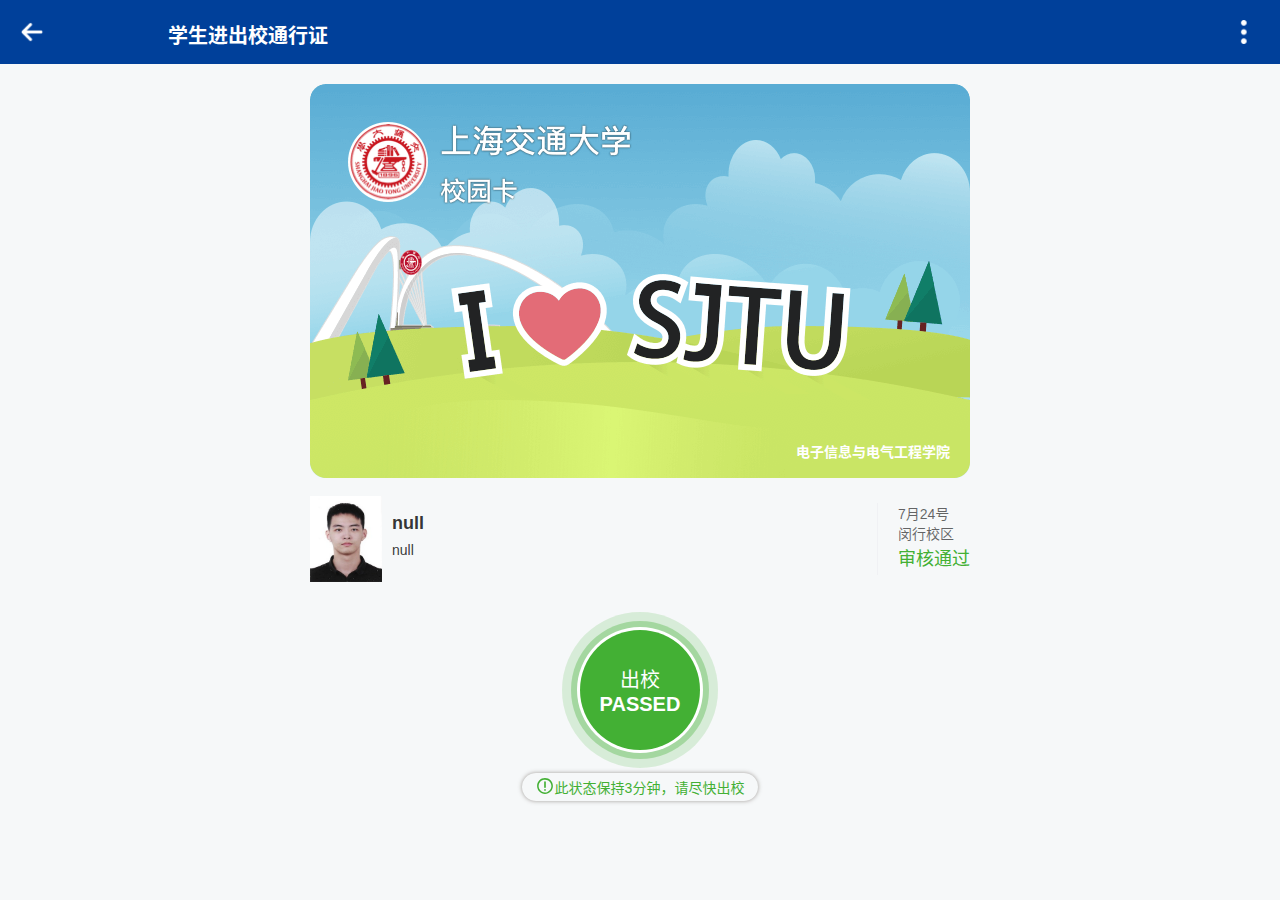
<file: sjtu-enter/index.html>
<!DOCTYPE html>
<html lang="en">
  
  <head>
    <meta charset="utf-8">
    <meta http-equiv="X-UA-Compatible" content="IE=edge">
    <meta name="theme-color" content="#00409a">
    <meta name="viewport" content="width=device-width,initial-scale=1,maximum-scale=1,user-scalable=0">
    <link rel="icon" href="img/Icon58.png">
    <title>学生进出校管理系统</title>
    <link href="css/app.87d98219.css" rel="stylesheet">
  </head>
  
  <body>
    <div id="app">
      <div style="height: 3.2rem; width: 100%; background-color: #00409a; padding: 1rem;">
          <img src="img/leftarrow.png" style="height: 1.2rem;float: left;" onclick="setInfo()">
          <div style="float:left;color: white;font-size: 1rem;font-weight: 600;margin-left: 10%">学生进出校通行证</div>
          <img src="img/dot.png" style="height: 1.2rem;float: right;" onclick="setInfo()">
      </div>
      <div class="wrapper">
        
        <div style="position: relative;">
          <img src="img/xyk.56d8a335.png" style="width: 100%; height: 100%;">
          <div class="dept" id="dept">电子信息与电气工程学院</div></div>
        <div class="content">
          <div class="user">
            <img src='[data-uri]'/>
            <div class="user-info">
              <div id="user-name"></div>
              <div class="user-no" id="user-no"></div></div>
          </div>
          <div class="audit">
            <!---->
            <div id="date"></div>
            <div id="campus"></div>
            <!---->
            <div class="audit-status success">审核通过</div></div>
        </div>
        <div style="display: flex; flex-direction: column; align-items: center; padding-top: 1.5rem;">
          <div class="circle-btn" onclick="changeBtnStatus()">
            <div class="crust success-bk-air">
              <div class="mantle success-bk-gradient">
                <div class="spacing">
                  <div class="core success-bk">
                    <div style="font-weight: 300;" id="circle-status">出校</div>
                    <div>PASSED</div></div>
                </div>
              </div>
            </div>
          </div>
          <div style="margin-top: 5px; padding: .2rem .7rem;border-radius: 1rem;box-shadow: 0px 0 3px #bebcba, 0px 0 5px #bebcba;">
            <svg t="1595819494041" class="icon" viewBox="0 0 1024 1024" version="1.1" xmlns="http://www.w3.org/2000/svg" p-id="2132" width=".9rem" height=".9rem" style="float: left;margin-right: 1px;"><path d="M512 62C263.47 62 62 263.47 62 512s201.47 450 450 450 450-201.47 450-450S760.53 62 512 62z m0 814a362.62 362.62 0 1 1 141.66-28.57A361.59 361.59 0 0 1 512 876z" p-id="2133" fill="#43b034"></path><path d="M512 235.5a47 47 0 0 0-47 47v296a47 47 0 0 0 94 0v-296a47 47 0 0 0-47-47zM512 688.5a50 50 0 1 0 50 50 50 50 0 0 0-50-50z" p-id="2134" fill="#43b034"></path></svg>
            <span id="msg" class="success">此状态保持3分钟，请尽快出校</span>
          </div>
          <div class="time" id="time"></div></div>
      </div>
    </div>
    <script type="text/javascript">
        function padLeft(number) {
            var str = number.toString();
            if (str.length == 1) {
                return ("0" + str);
            } else {
                return str;
            }
        }
        
        // 设置进出校时间
        var date = new Date();
        var today = document.getElementById("date");
        today.innerHTML = date.getMonth() + 1 + "月" + date.getDate() + "号";
        // 设置校区
        var campus = document.getElementById("campus");
        campus.innerHTML = "闵行校区";

        setInterval(function() {
            date = new Date();
            var hour = padLeft(date.getHours());
            var minute = padLeft(date.getMinutes());
            var seconds = padLeft(date.getSeconds());
            var time = document.getElementById('time');
            time.innerHTML = hour + ":" + minute + ":" + seconds;
        },
        1000);

        function changeBtnStatus() {
            var status = document.getElementById('circle-status');
            var msg = document.getElementById('msg');
            if (status.innerHTML == "进校") {
                status.innerHTML = "出校";
                msg.innerHTML = "此状态保持3分钟，请尽快出校";
            } else {
                status.innerHTML = "进校";
                msg.innerHTML = "此状态保持20分钟，请尽快进校";
            }
        }

        function setInfo() {
            localStorage.setItem("username", prompt("请输入你的名字（不想填就**取消**）"));
            localStorage.setItem("userno", prompt("请输入你的学号（不想填就**取消**）"));
            window.location.reload();
        }

        if (!localStorage.getItem("username") || !localStorage.getItem("userno") || localStorage.getItem("username") == "" || localStorage.getItem("userno") == "") {
            alert("[FBI Warning] 需要提供姓名和学号来生成你的出入通行证，此信息**不会上传**服务器，仅限本地存储。点击状态栏的箭头或者竖点可以修改个人信息，点击下方的圆形按钮可切换进/出校状态");
            setInfo();
        } else if(localStorage.getItem("username") == "null" || localStorage.getItem("userno") == "null") {
            alert("[FBI Warning] 当前个人信息为null，点击状态栏的箭头或者竖点可以修改个人信息");
        }
        // 设置用户名
        var username = document.getElementById("user-name");
        username.innerHTML = localStorage.getItem("username");
        // 设置学号
        var userno = document.getElementById("user-no");
        userno.innerHTML = localStorage.getItem("userno");
    </script>
  </body>

</html>
</file>
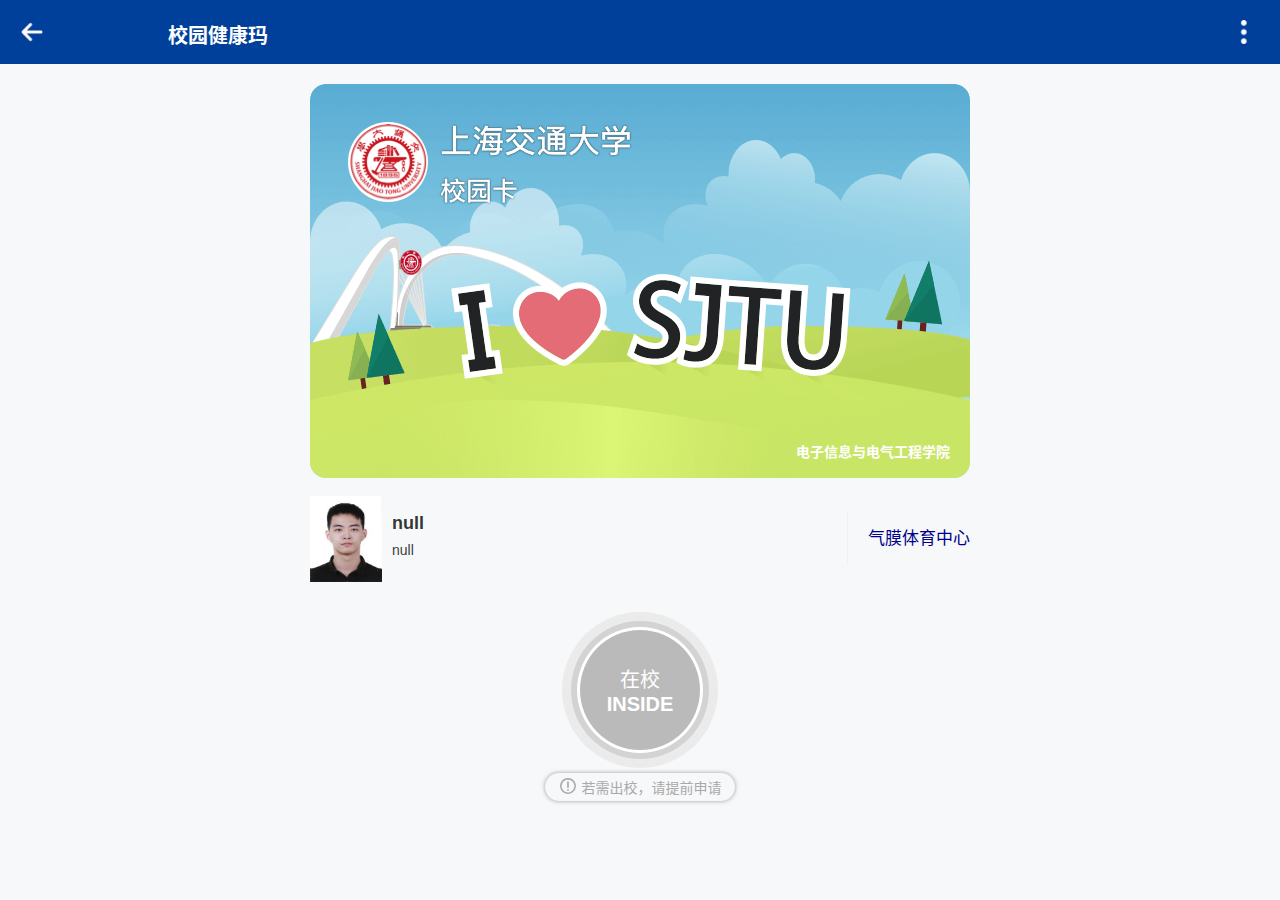
<file: sjtu-qimo/index.html>
<!DOCTYPE html>
<html lang="en">
  
  <head>
    <meta charset="utf-8">
    <meta http-equiv="X-UA-Compatible" content="IE=edge">
    <meta name="theme-color" content="#00409a">
    <meta name="viewport" content="width=device-width,initial-scale=1,maximum-scale=1,user-scalable=0">
    <link rel="icon" href="img/Icon58.png">
    <title>校园健康玛</title>
    <link href="css/app.87d98219.css" rel="stylesheet">
  </head>
  
  <body>
    <div id="app">
      <div style="height: 3.2rem; width: 100%; background-color: #00409a; padding: 1rem;">
          <img src="img/leftarrow.png" style="height: 1.2rem;float: left;" onclick="setInfo()">
          <div style="float:left;color: white;font-size: 1rem;font-weight: 600;margin-left: 10%">校园健康玛</div>
          <img src="img/dot.png" style="height: 1.2rem;float: right;" onclick="setInfo()">
      </div>
      <div class="wrapper">
        
        <div style="position: relative;">
          <img src="img/xyk.56d8a335.png" style="width: 100%; height: 100%;">
          <div class="dept" id="dept">电子信息与电气工程学院</div></div>
        <div class="content">
          <div class="user">
            <img src='[data-uri]'/>
            <div class="user-info">
              <div id="user-name"></div>
              <div class="user-no" id="user-no"></div></div>
          </div>
          <div class="audit">
            <!---->
            <div id="date" style="color:#00008B;font-size:17px;"></div>
            <div id="campus"></div>
            <!---->
            <div class="audit-status success" style="color:#00008B;font-size:17px;">气膜体育中心</div></div>
        </div>
        <div style="display: flex; flex-direction: column; align-items: center; padding-top: 1.5rem;">
          <div class="circle-btn" onclick="changeBtnStatus()">
            <div class="crust success-bk-air">
              <div class="mantle success-bk-gradient">
                <div class="spacing">
                  <div class="core success-bk">
                    <div style="font-weight: 300;" id="circle-status">在校</div>
                    <div>INSIDE</div></div>
                </div>
              </div>
            </div>
          </div>
          <div style="margin-top: 5px; padding: .2rem .7rem;border-radius: 1rem;box-shadow: 0px 0 3px #bebcba, 0px 0 5px #bebcba;">
            <svg t="1595819494041" class="icon" viewBox="0 0 1024 1024" version="1.1" xmlns="http://www.w3.org/2000/svg" p-id="2132" width=".9rem" height=".9rem" style="float: left;margin-right: 1px;"><path d="M512 62C263.47 62 62 263.47 62 512s201.47 450 450 450 450-201.47 450-450S760.53 62 512 62z m0 814a362.62 362.62 0 1 1 141.66-28.57A361.59 361.59 0 0 1 512 876z" p-id="2133" fill="#A9A9A9"></path><path d="M512 235.5a47 47 0 0 0-47 47v296a47 47 0 0 0 94 0v-296a47 47 0 0 0-47-47zM512 688.5a50 50 0 1 0 50 50 50 50 0 0 0-50-50z" p-id="2134" fill="#A9A9A9"></path></svg>
            <span id="msg" class="success" style="color:#A9A9A9">&nbsp;若需出校，请提前申请</span>
          </div>
          <div class="time" id="time"></div></div>
      </div>
    </div>
    <script type="text/javascript">
        function padLeft(number) {
            var str = number.toString();
            if (str.length == 1) {
                return ("0" + str);
            } else {
                return str;
            }
        }
        
        // 设置进出校时间
        // var date = new Date();
        // var today = document.getElementById("date");
        // today.innerHTML = date.getMonth() + 1 + "月" + date.getDate() + "号";
        // 设置校区
        // var campus = document.getElementById("campus");
        // campus.innerHTML = "闵行校区";
        setInterval(function() {
            date = new Date();
            var hour = padLeft(date.getHours());
            var minute = padLeft(date.getMinutes());
            var seconds = padLeft(date.getSeconds());
            var time = document.getElementById('date');
            time.innerHTML = hour + ":" + minute + ":" + seconds;
        },
        1000);


        setInterval(function() {
            date = new Date();
            var hour = padLeft(date.getHours());
            var minute = padLeft(date.getMinutes());
            var seconds = padLeft(date.getSeconds());
            var time = document.getElementById('time');
            time.innerHTML = hour + ":" + minute + ":" + seconds;
        },
        1000);

        function changeBtnStatus() {
            var status = document.getElementById('circle-status');
            var msg = document.getElementById('msg');
            if (status.innerHTML == "在校") {
                status.innerHTML = "在校";
                msg.innerHTML = "<font color=#A9A9A9>&nbsp;若需出校，请提前申请</font>";
            } else {
                status.innerHTML = "在校";
                msg.innerHTML = "<font color=#A9A9A9>&nbsp;若需出校，请提前申请</font>";
            }
        }

        function setInfo() {
            localStorage.setItem("username", prompt("请输入你的名字（不想填就**取消**）"));
            localStorage.setItem("userno", prompt("请输入你的学号（不想填就**取消**）"));
            window.location.reload();
        }

        if (!localStorage.getItem("username") || !localStorage.getItem("userno") || localStorage.getItem("username") == "" || localStorage.getItem("userno") == "") {
            alert("[FBI Warning] 需要提供姓名和学号来生成你的出入通行证，此信息**不会上传**服务器，仅限本地存储。点击状态栏的箭头或者竖点可以修改个人信息，点击下方的圆形按钮可切换进/出校状态");
            setInfo();
        } else if(localStorage.getItem("username") == "null" || localStorage.getItem("userno") == "null") {
            alert("[FBI Warning] 当前个人信息为null，点击状态栏的箭头或者竖点可以修改个人信息");
        }
        // 设置用户名
        var username = document.getElementById("user-name");
        username.innerHTML = localStorage.getItem("username");
        // 设置学号
        var userno = document.getElementById("user-no");
        userno.innerHTML = localStorage.getItem("userno");
    </script>
  </body>

</html>
</file>
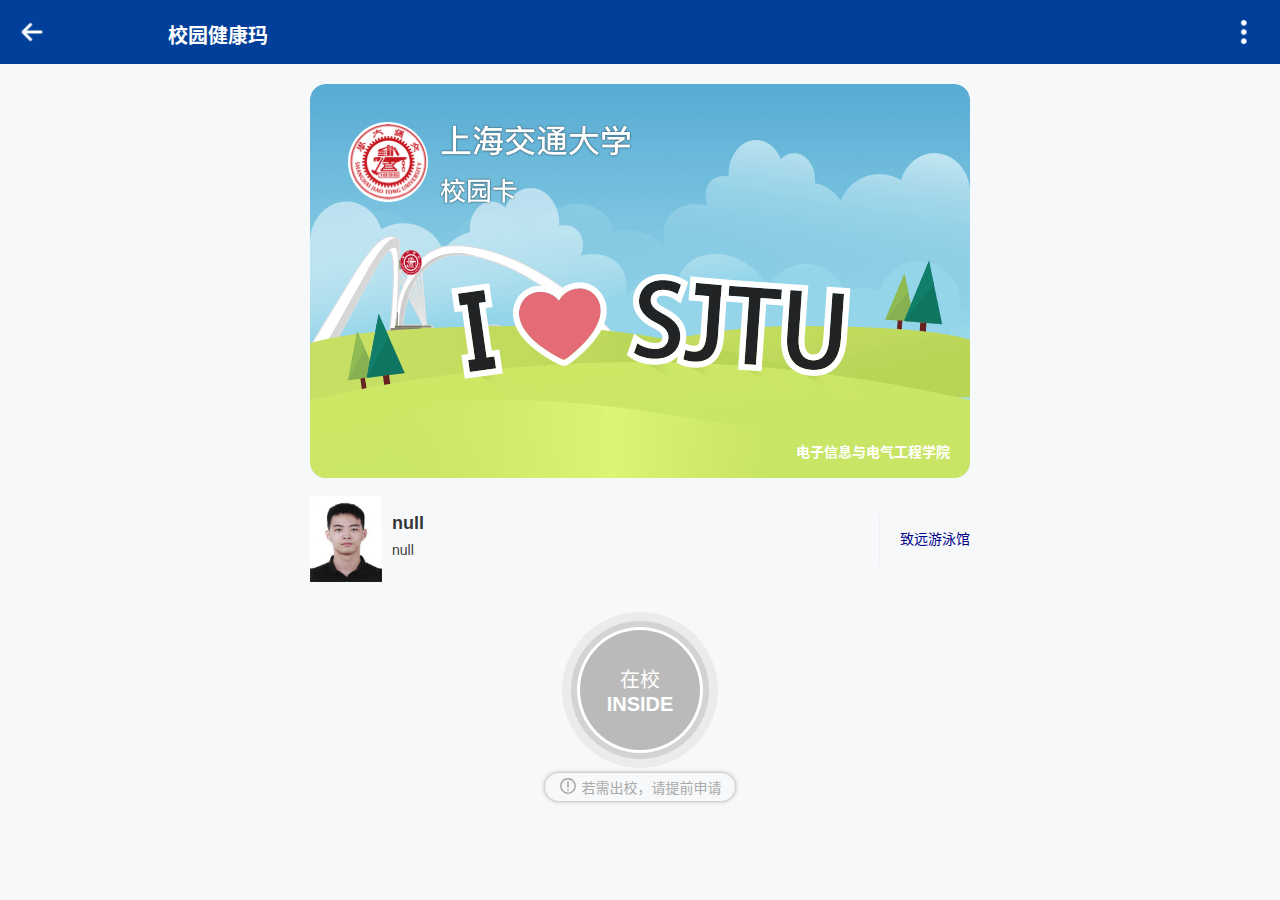
<file: sjtu-sport/index.html>
<!DOCTYPE html>
<html lang="en">
  
  <head>
    <meta charset="utf-8">
    <meta http-equiv="X-UA-Compatible" content="IE=edge">
    <meta name="theme-color" content="#00409a">
    <meta name="viewport" content="width=device-width,initial-scale=1,maximum-scale=1,user-scalable=0">
    <link rel="icon" href="img/Icon58.png">
    <title>校园健康玛</title>
    <link href="css/app.87d98219.css" rel="stylesheet">
  </head>
  
  <body>
    <div id="app">
      <div style="height: 3.2rem; width: 100%; background-color: #00409a; padding: 1rem;">
          <img src="img/leftarrow.png" style="height: 1.2rem;float: left;" onclick="setInfo()">
          <div style="float:left;color: white;font-size: 1rem;font-weight: 600;margin-left: 10%">校园健康玛</div>
          <img src="img/dot.png" style="height: 1.2rem;float: right;" onclick="setInfo()">
      </div>
      <div class="wrapper">
        
        <div style="position: relative;">
          <img src="img/xyk.56d8a335.png" style="width: 100%; height: 100%;">
          <div class="dept" id="dept">电子信息与电气工程学院</div></div>
        <div class="content">
          <div class="user">
            <img src='[data-uri]'/>
            <div class="user-info">
              <div id="user-name"></div>
              <div class="user-no" id="user-no"></div></div>
          </div>
          <div class="audit">
            <!---->
            <div id="date" style="color:#00008B"></div>
            <div id="campus"></div>
            <!---->
            <div class="audit-status success" style="color:#00008B;font-size:14px;">致远游泳馆</div></div>
        </div>
        <div style="display: flex; flex-direction: column; align-items: center; padding-top: 1.5rem;">
          <div class="circle-btn" onclick="changeBtnStatus()">
            <div class="crust success-bk-air">
              <div class="mantle success-bk-gradient">
                <div class="spacing">
                  <div class="core success-bk">
                    <div style="font-weight: 300;" id="circle-status">在校</div>
                    <div>INSIDE</div></div>
                </div>
              </div>
            </div>
          </div>
          <div style="margin-top: 5px; padding: .2rem .7rem;border-radius: 1rem;box-shadow: 0px 0 3px #bebcba, 0px 0 5px #bebcba;">
            <svg t="1595819494041" class="icon" viewBox="0 0 1024 1024" version="1.1" xmlns="http://www.w3.org/2000/svg" p-id="2132" width=".9rem" height=".9rem" style="float: left;margin-right: 1px;"><path d="M512 62C263.47 62 62 263.47 62 512s201.47 450 450 450 450-201.47 450-450S760.53 62 512 62z m0 814a362.62 362.62 0 1 1 141.66-28.57A361.59 361.59 0 0 1 512 876z" p-id="2133" fill="#A9A9A9"></path><path d="M512 235.5a47 47 0 0 0-47 47v296a47 47 0 0 0 94 0v-296a47 47 0 0 0-47-47zM512 688.5a50 50 0 1 0 50 50 50 50 0 0 0-50-50z" p-id="2134" fill="#A9A9A9"></path></svg>
            <span id="msg" class="success" style="color:#A9A9A9">&nbsp;若需出校，请提前申请</span>
          </div>
          <div class="time" id="time"></div></div>
      </div>
    </div>
    <script type="text/javascript">
        function padLeft(number) {
            var str = number.toString();
            if (str.length == 1) {
                return ("0" + str);
            } else {
                return str;
            }
        }
        
        // 设置进出校时间
        // var date = new Date();
        // var today = document.getElementById("date");
        // today.innerHTML = date.getMonth() + 1 + "月" + date.getDate() + "号";
        // 设置校区
        // var campus = document.getElementById("campus");
        // campus.innerHTML = "闵行校区";
        setInterval(function() {
            date = new Date();
            var hour = padLeft(date.getHours());
            var minute = padLeft(date.getMinutes());
            var seconds = padLeft(date.getSeconds());
            var time = document.getElementById('date');
            time.innerHTML = hour + ":" + minute + ":" + seconds;
        },
        1000);


        setInterval(function() {
            date = new Date();
            var hour = padLeft(date.getHours());
            var minute = padLeft(date.getMinutes());
            var seconds = padLeft(date.getSeconds());
            var time = document.getElementById('time');
            time.innerHTML = hour + ":" + minute + ":" + seconds;
        },
        1000);

        function changeBtnStatus() {
            var status = document.getElementById('circle-status');
            var msg = document.getElementById('msg');
            if (status.innerHTML == "在校") {
                status.innerHTML = "在校";
                msg.innerHTML = "<font color=#A9A9A9>&nbsp;若需出校，请提前申请</font>";
            } else {
                status.innerHTML = "在校";
                msg.innerHTML = "<font color=#A9A9A9>&nbsp;若需出校，请提前申请</font>";
            }
        }

        function setInfo() {
            localStorage.setItem("username", prompt("请输入你的名字（不想填就**取消**）"));
            localStorage.setItem("userno", prompt("请输入你的学号（不想填就**取消**）"));
            window.location.reload();
        }

        if (!localStorage.getItem("username") || !localStorage.getItem("userno") || localStorage.getItem("username") == "" || localStorage.getItem("userno") == "") {
            alert("[FBI Warning] 需要提供姓名和学号来生成你的出入通行证，此信息**不会上传**服务器，仅限本地存储。点击状态栏的箭头或者竖点可以修改个人信息，点击下方的圆形按钮可切换进/出校状态");
            setInfo();
        } else if(localStorage.getItem("username") == "null" || localStorage.getItem("userno") == "null") {
            alert("[FBI Warning] 当前个人信息为null，点击状态栏的箭头或者竖点可以修改个人信息");
        }
        // 设置用户名
        var username = document.getElementById("user-name");
        username.innerHTML = localStorage.getItem("username");
        // 设置学号
        var userno = document.getElementById("user-no");
        userno.innerHTML = localStorage.getItem("userno");
    </script>
  </body>

</html>
</file>
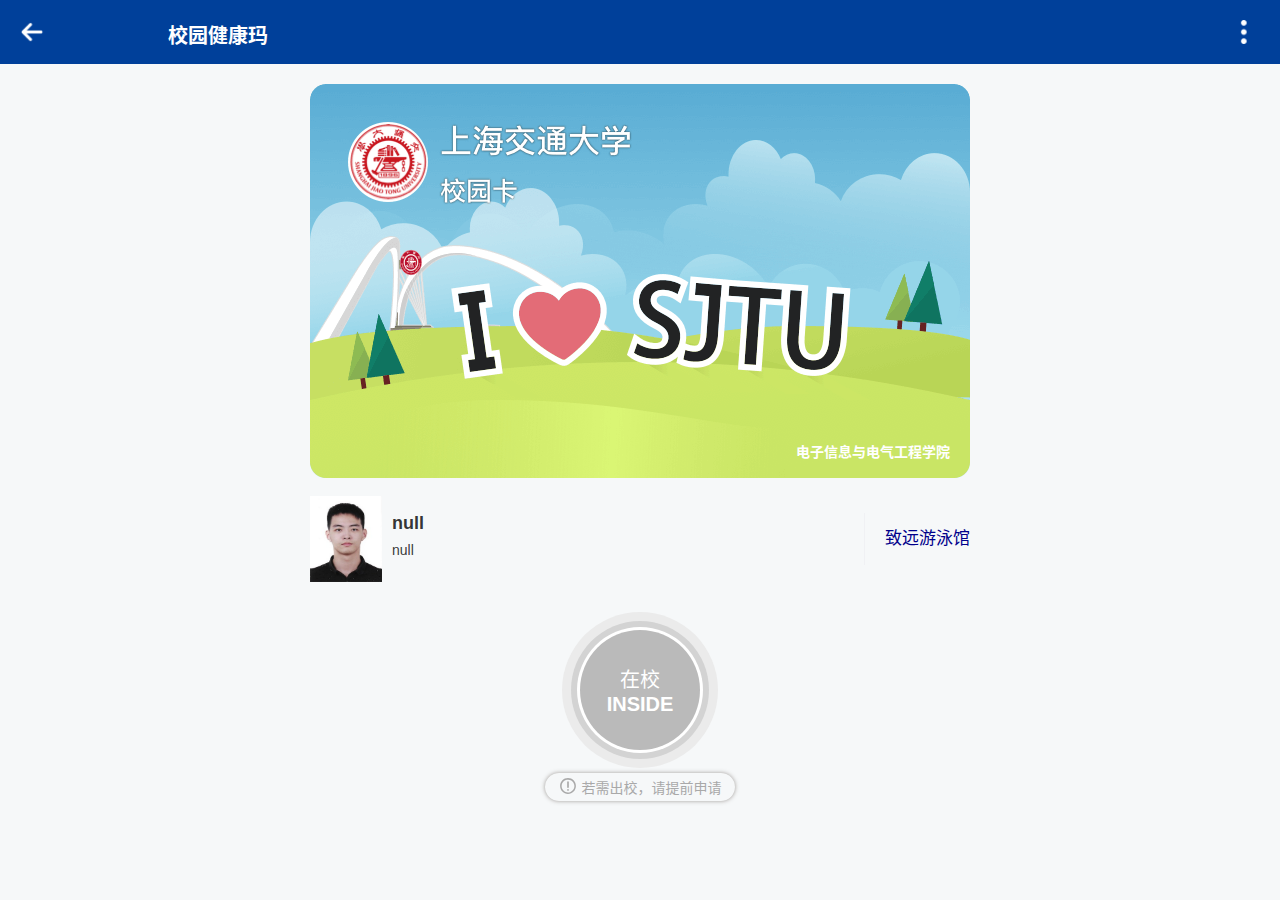
<file: sjtu-swim/index.html>
<!DOCTYPE html>
<html lang="en">
  
  <head>
    <meta charset="utf-8">
    <meta http-equiv="X-UA-Compatible" content="IE=edge">
    <meta name="theme-color" content="#00409a">
    <meta name="viewport" content="width=device-width,initial-scale=1,maximum-scale=1,user-scalable=0">
    <link rel="icon" href="img/Icon58.png">
    <title>校园健康玛</title>
    <link href="css/app.87d98219.css" rel="stylesheet">
  </head>
  
  <body>
    <div id="app">
      <div style="height: 3.2rem; width: 100%; background-color: #00409a; padding: 1rem;">
          <img src="img/leftarrow.png" style="height: 1.2rem;float: left;" onclick="setInfo()">
          <div style="float:left;color: white;font-size: 1rem;font-weight: 600;margin-left: 10%">校园健康玛</div>
          <img src="img/dot.png" style="height: 1.2rem;float: right;" onclick="setInfo()">
      </div>
      <div class="wrapper">
        
        <div style="position: relative;">
          <img src="img/xyk.56d8a335.png" style="width: 100%; height: 100%;">
          <div class="dept" id="dept">电子信息与电气工程学院</div></div>
        <div class="content">
          <div class="user">
            <img src='[data-uri]'/>
            <div class="user-info">
              <div id="user-name"></div>
              <div class="user-no" id="user-no"></div></div>
          </div>
          <div class="audit">
            <!---->
            <div id="date" style="color:#00008B;font-size:17px;"></div>
            <div id="campus"></div>
            <!---->
            <div class="audit-status success" style="color:#00008B;font-size:17px;">致远游泳馆</div></div>
        </div>
        <div style="display: flex; flex-direction: column; align-items: center; padding-top: 1.5rem;">
          <div class="circle-btn" onclick="changeBtnStatus()">
            <div class="crust success-bk-air">
              <div class="mantle success-bk-gradient">
                <div class="spacing">
                  <div class="core success-bk">
                    <div style="font-weight: 300;" id="circle-status">在校</div>
                    <div>INSIDE</div></div>
                </div>
              </div>
            </div>
          </div>
          <div style="margin-top: 5px; padding: .2rem .7rem;border-radius: 1rem;box-shadow: 0px 0 3px #bebcba, 0px 0 5px #bebcba;">
            <svg t="1595819494041" class="icon" viewBox="0 0 1024 1024" version="1.1" xmlns="http://www.w3.org/2000/svg" p-id="2132" width=".9rem" height=".9rem" style="float: left;margin-right: 1px;"><path d="M512 62C263.47 62 62 263.47 62 512s201.47 450 450 450 450-201.47 450-450S760.53 62 512 62z m0 814a362.62 362.62 0 1 1 141.66-28.57A361.59 361.59 0 0 1 512 876z" p-id="2133" fill="#A9A9A9"></path><path d="M512 235.5a47 47 0 0 0-47 47v296a47 47 0 0 0 94 0v-296a47 47 0 0 0-47-47zM512 688.5a50 50 0 1 0 50 50 50 50 0 0 0-50-50z" p-id="2134" fill="#A9A9A9"></path></svg>
            <span id="msg" class="success" style="color:#A9A9A9">&nbsp;若需出校，请提前申请</span>
          </div>
          <div class="time" id="time"></div></div>
      </div>
    </div>
    <script type="text/javascript">
        function padLeft(number) {
            var str = number.toString();
            if (str.length == 1) {
                return ("0" + str);
            } else {
                return str;
            }
        }
        
        // 设置进出校时间
        // var date = new Date();
        // var today = document.getElementById("date");
        // today.innerHTML = date.getMonth() + 1 + "月" + date.getDate() + "号";
        // 设置校区
        // var campus = document.getElementById("campus");
        // campus.innerHTML = "闵行校区";
        setInterval(function() {
            date = new Date();
            var hour = padLeft(date.getHours());
            var minute = padLeft(date.getMinutes());
            var seconds = padLeft(date.getSeconds());
            var time = document.getElementById('date');
            time.innerHTML = hour + ":" + minute + ":" + seconds;
        },
        1000);


        setInterval(function() {
            date = new Date();
            var hour = padLeft(date.getHours());
            var minute = padLeft(date.getMinutes());
            var seconds = padLeft(date.getSeconds());
            var time = document.getElementById('time');
            time.innerHTML = hour + ":" + minute + ":" + seconds;
        },
        1000);

        function changeBtnStatus() {
            var status = document.getElementById('circle-status');
            var msg = document.getElementById('msg');
            if (status.innerHTML == "在校") {
                status.innerHTML = "在校";
                msg.innerHTML = "<font color=#A9A9A9>&nbsp;若需出校，请提前申请</font>";
            } else {
                status.innerHTML = "在校";
                msg.innerHTML = "<font color=#A9A9A9>&nbsp;若需出校，请提前申请</font>";
            }
        }

        function setInfo() {
            localStorage.setItem("username", prompt("请输入你的名字（不想填就**取消**）"));
            localStorage.setItem("userno", prompt("请输入你的学号（不想填就**取消**）"));
            window.location.reload();
        }

        if (!localStorage.getItem("username") || !localStorage.getItem("userno") || localStorage.getItem("username") == "" || localStorage.getItem("userno") == "") {
            alert("[FBI Warning] 需要提供姓名和学号来生成你的出入通行证，此信息**不会上传**服务器，仅限本地存储。点击状态栏的箭头或者竖点可以修改个人信息，点击下方的圆形按钮可切换进/出校状态");
            setInfo();
        } else if(localStorage.getItem("username") == "null" || localStorage.getItem("userno") == "null") {
            alert("[FBI Warning] 当前个人信息为null，点击状态栏的箭头或者竖点可以修改个人信息");
        }
        // 设置用户名
        var username = document.getElementById("user-name");
        username.innerHTML = localStorage.getItem("username");
        // 设置学号
        var userno = document.getElementById("user-no");
        userno.innerHTML = localStorage.getItem("userno");
    </script>
  </body>

</html>
</file>
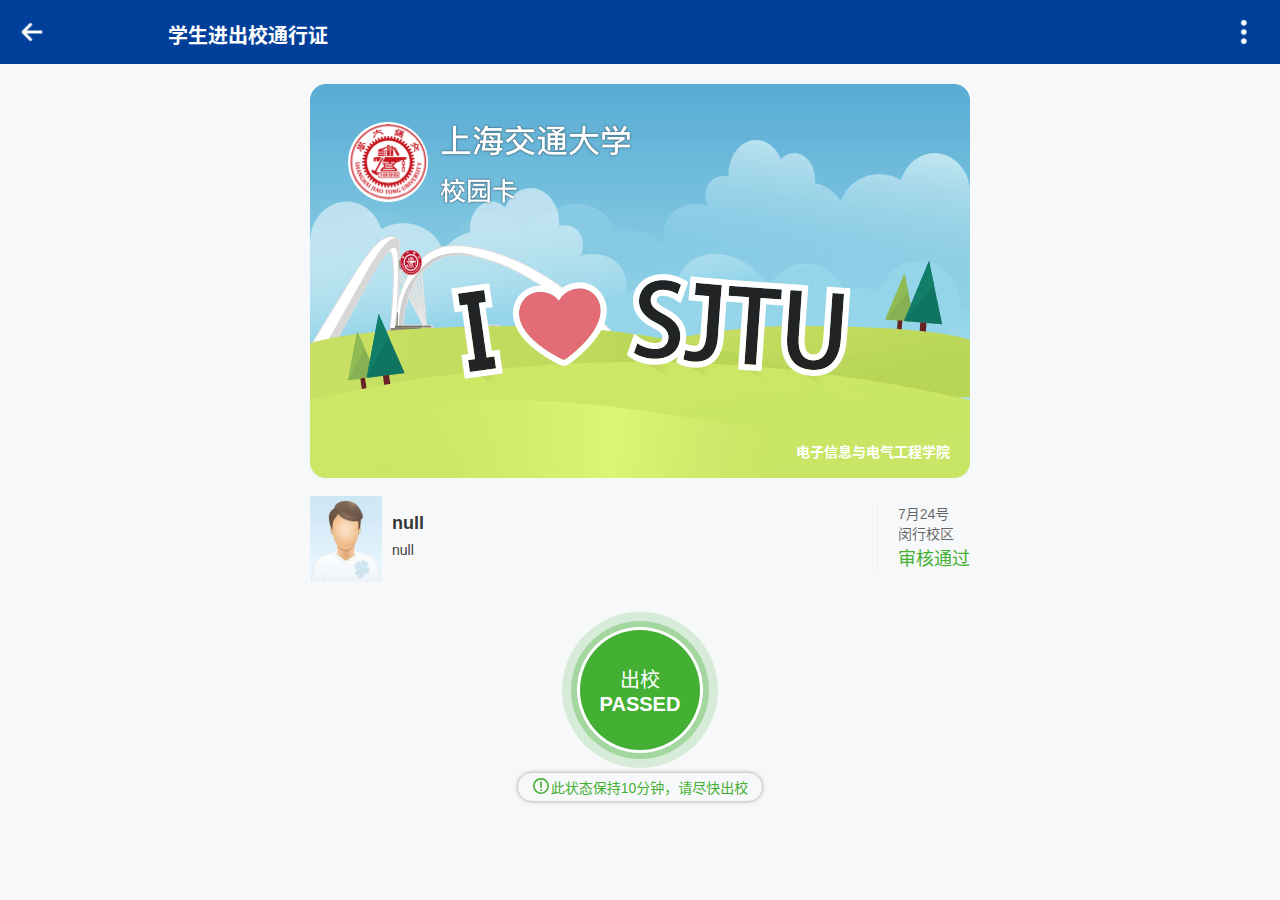
<file: sjtu-enter/index的副本.html>
<!DOCTYPE html>
<html lang="en">
  
  <head>
    <meta charset="utf-8">
    <meta http-equiv="X-UA-Compatible" content="IE=edge">
    <meta name="theme-color" content="#00409a">
    <meta name="viewport" content="width=device-width,initial-scale=1,maximum-scale=1,user-scalable=0">
    <link rel="icon" href="img/Icon58.png">
    <title>学生进出校管理系统</title>
    <link href="css/app.87d98219.css" rel="stylesheet">
  </head>
  
  <body>
    <div id="app">
      <div style="height: 3.2rem; width: 100%; background-color: #00409a; padding: 1rem;">
          <img src="img/leftarrow.png" style="height: 1.2rem;float: left;" onclick="setInfo()">
          <div style="float:left;color: white;font-size: 1rem;font-weight: 600;margin-left: 10%">学生进出校通行证</div>
          <img src="img/dot.png" style="height: 1.2rem;float: right;" onclick="setInfo()">
      </div>
      <div class="wrapper">
        
        <div style="position: relative;">
          <img src="img/xyk.56d8a335.png" style="width: 100%; height: 100%;">
          <div class="dept" id="dept">电子信息与电气工程学院</div></div>
        <div class="content">
          <div class="user">
            <img src="[data-uri]">
            <div class="user-info">
              <div id="user-name"></div>
              <div class="user-no" id="user-no"></div></div>
          </div>
          <div class="audit">
            <!---->
            <div id="date"></div>
            <div id="campus"></div>
            <!---->
            <div class="audit-status success">审核通过</div></div>
        </div>
        <div style="display: flex; flex-direction: column; align-items: center; padding-top: 1.5rem;">
          <div class="circle-btn" onclick="changeBtnStatus()">
            <div class="crust success-bk-air">
              <div class="mantle success-bk-gradient">
                <div class="spacing">
                  <div class="core success-bk">
                    <div style="font-weight: 300;" id="circle-status">出校</div>
                    <div>PASSED</div></div>
                </div>
              </div>
            </div>
          </div>
          <div style="margin-top: 5px; padding: .2rem .7rem;border-radius: 1rem;box-shadow: 0px 0 3px #bebcba, 0px 0 5px #bebcba;">
            <svg t="1595819494041" class="icon" viewBox="0 0 1024 1024" version="1.1" xmlns="http://www.w3.org/2000/svg" p-id="2132" width=".9rem" height=".9rem" style="float: left;margin-right: 1px;"><path d="M512 62C263.47 62 62 263.47 62 512s201.47 450 450 450 450-201.47 450-450S760.53 62 512 62z m0 814a362.62 362.62 0 1 1 141.66-28.57A361.59 361.59 0 0 1 512 876z" p-id="2133" fill="#43b034"></path><path d="M512 235.5a47 47 0 0 0-47 47v296a47 47 0 0 0 94 0v-296a47 47 0 0 0-47-47zM512 688.5a50 50 0 1 0 50 50 50 50 0 0 0-50-50z" p-id="2134" fill="#43b034"></path></svg>
            <span id="msg" class="success">此状态保持10分钟，请尽快出校</span>
          </div>
          <div class="time" id="time"></div></div>
      </div>
    </div>
    <script type="text/javascript">
        function padLeft(number) {
            var str = number.toString();
            if (str.length == 1) {
                return ("0" + str);
            } else {
                return str;
            }
        }
        
        // 设置进出校时间
        var date = new Date();
        var today = document.getElementById("date");
        today.innerHTML = date.getMonth() + 1 + "月" + date.getDate() + "号";
        // 设置校区
        var campus = document.getElementById("campus");
        campus.innerHTML = "闵行校区";

        setInterval(function() {
            date = new Date();
            var hour = padLeft(date.getHours());
            var minute = padLeft(date.getMinutes());
            var seconds = padLeft(date.getSeconds());
            var time = document.getElementById('time');
            time.innerHTML = hour + ":" + minute + ":" + seconds;
        },
        1000);

        function changeBtnStatus() {
            var status = document.getElementById('circle-status');
            var msg = document.getElementById('msg');
            if (status.innerHTML == "进校") {
                status.innerHTML = "出校";
                msg.innerHTML = "此状态保持10分钟，请尽快出校";
            } else {
                status.innerHTML = "进校";
                msg.innerHTML = "此状态保持30分钟，请尽快进校";
            }
        }

        function setInfo() {
            localStorage.setItem("username", prompt("请输入你的名字（不想填就**取消**）"));
            localStorage.setItem("userno", prompt("请输入你的学号（不想填就**取消**）"));
            window.location.reload();
        }

        if (!localStorage.getItem("username") || !localStorage.getItem("userno") || localStorage.getItem("username") == "" || localStorage.getItem("userno") == "") {
            alert("[FBI Warning] 需要提供姓名和学号来生成你的出入通行证，此信息**不会上传**服务器，仅限本地存储。点击状态栏的箭头或者竖点可以修改个人信息，点击下方的圆形按钮可切换进/出校状态");
            setInfo();
        } else if(localStorage.getItem("username") == "null" || localStorage.getItem("userno") == "null") {
            alert("[FBI Warning] 当前个人信息为null，点击状态栏的箭头或者竖点可以修改个人信息");
        }
        // 设置用户名
        var username = document.getElementById("user-name");
        username.innerHTML = localStorage.getItem("username");
        // 设置学号
        var userno = document.getElementById("user-no");
        userno.innerHTML = localStorage.getItem("userno");
    </script>
  </body>

</html>
</file>
<file: sjtu-enter/css/app.87d98219.css>
html{font-size:125%}body,html{width:100%;height:100%}body{min-height:100%;color:rgba(0,0,0,.6);font-size:.7rem;font-family:PingFang SC,-apple-system,Microsoft YaHei,BlinkMacSystemFont,Roboto,Helvetica Neue,Helvetica,Arial,Hiragino Sans GB,Source Han Sans,Noto Sans CJK Sc,Microsoft Jhenghei,sans-serif;background:#f6f8f9}body,button,dd,dl,dt,form,h1,h2,h3,h4,h5,h6,img,input,label,li,ol,option,p,pre,select,tbody,td,textarea,tfoot,th,thead,ul{margin:0;padding:0;border:0;list-style:none}*,:after,:before{box-sizing:border-box;-webkit-box-sizing:border-box;-o-box-sizing:border-box;-moz-box-sizing:border-box}a{text-decoration:none;color:rgba(0,0,0,.6)}a:focus{outline:none}input:-moz-placeholder,input::-moz-placeholder{color:rgba(0,0,0,.2);font-size:.7rem}.search input.el-range-input:-ms-input-placeholder,input:-ms-input-placeholder{color:rgba(0,0,0,.2);font-size:.7rem}.el-input.is-active .el-input__inner,.el-input__inner:focus,.el-textarea__inner{border-color:#dcdfe6}.el-aside,.el-container,.el-header,.el-main{padding:0}.el-loading-mask{height:auto!important;z-index:5000}.el-form-item__label{padding-right:.3rem;color:#909399}.mescroll{padding-top:2.1rem;padding-bottom:1rem}.filter .el-select{width:100%}.adapted-box{width:80%;max-width:21rem}.adapted-box .el-dialog__body{padding:.5rem 1.5rem}.adapted-box .el-form-item{margin-bottom:.9rem}.adapted-box .el-form-item .el-select{width:100%}.table-page{position:absolute;top:0;left:0;bottom:0;right:0;padding:1rem;background:#fff;overflow-y:auto}.date-picker.el-date-editor .el-range-input{width:37%}.date-picker.el-date-editor .el-range-separator{width:9%}.desc-popover{max-width:15rem;max-height:16rem;overflow-y:auto}.pt20{padding-top:1rem}.txt-center{text-align:center}.el-table .cell{word-break:normal}.confirm-dialog{max-width:19rem}.confirm-dialog .el-dialog__body{padding:.5rem 1rem}.confirm-dialog .el-dialog__body .el-icon-warning{margin-right:4px;font-size:1rem;color:#e6a23c;vertical-align:middle}.confirm-dialog .dialog-footer .el-button{padding:.4rem 1rem}.wrapper{padding:1rem;max-width:35rem;margin:0 auto;position:relative}.dept{position:absolute;right:1rem;bottom:1rem;font-size:.7rem;font-weight:700;color:#fff}.content{margin-top:.75rem;-webkit-box-pack:justify;-ms-flex-pack:justify;justify-content:space-between}.content,.user{display:-webkit-box;display:-ms-flexbox;display:flex;-webkit-box-align:center;-ms-flex-align:center;align-items:center}.user img{width:3.6rem;height:4.3rem}.user-info{padding-left:.5rem;font-size:.9rem;font-weight:700;color:rgba(0,0,0,.8)}.user-no{font-size:.7rem;font-weight:400;line-height:1.6rem}.audit{display:-webkit-box;display:-ms-flexbox;display:flex;-webkit-box-orient:vertical;-webkit-box-direction:normal;-ms-flex-direction:column;flex-direction:column;-webkit-box-pack:center;-ms-flex-pack:center;justify-content:center;min-height:2.6rem;padding-left:1rem;font-size:.7rem;border-left:.05rem solid #f0f1f4}.audit-status{font-size:.9rem;line-height:1.6rem}.circle-btn div{display:-webkit-box;display:-ms-flexbox;display:flex;-webkit-box-pack:center;-ms-flex-pack:center;justify-content:center;-webkit-box-align:center;-ms-flex-align:center;align-items:center;border-radius:50%;font-size:1rem;font-weight:700;color:#fff}.bubble{width:auto;height:1.5rem;line-height:1.5rem;position:relative;margin-top:.2rem;padding:0 .6rem;background:#fff;border-radius:.8rem;-webkit-box-shadow:0 0 .2rem 0 rgba(0,0,0,.3);box-shadow:0 0 .2rem 0 rgba(0,0,0,.3);font-size:.7rem!important;color:#004098}.bubble:before{display:inline-block;width:0;height:0;content:"";border:.2rem solid transparent;border-bottom-color:#fff;position:absolute;top:-.4rem;left:calc(50% - .2rem)}.bubble .el-icon-warning-outline{font-size:.75rem;font-weight:600;margin-right:.2rem}.spacing{background:#fff}.crust{width:7.8rem;height:7.8rem}.mantle{width:6.9rem;height:6.9rem}.mantle>.spacing{width:6.3rem;height:6.3rem}.core{width:6rem;height:6rem;-webkit-box-orient:vertical;-webkit-box-direction:normal;-ms-flex-direction:column;flex-direction:column;-webkit-box-pack:center;-ms-flex-pack:center;justify-content:center;font-size:22px}.default-bk{background:#0048a0}.default-bk-gradient{background:rgba(0,72,160,.34)}.default-bk-air{background:rgba(0,72,160,.17)}.time{padding-top:.5rem;font-size:2.2rem;font-weight:600;color:rgba(0,0,0,.8)}.primary-bk{background:#0091ff}.primary-bk-gradient{background:rgba(0,145,255,.34)}.primary-bk-air{background:rgba(0,145,255,.17)}.success-bk{background:#43b034}.success-bk-gradient{background:rgba(67,176,52,.34)}.success-bk-air{background:rgba(67,176,52,.17)}.danger-bk{background:#c14b3c}.danger-bk-gradient{background:rgba(193,75,60,.34)}.danger-bk-air{background:rgba(193,75,60,.17)}.disabled-bk{background:#bebbbb}.disabled-bk-gradient{background:rgba(190,187,187,.34)}.success{color:#43b034}.danger{color:#c14b3c}.disabled{color:#bebbbb}.disabled-bk-air{background:rgba(190,187,187,.17)}.alert{position:absolute;top:0;left:0;right:0;z-index:100;font-size:.8rem}.alert i:before{vertical-align:middle}.alert a{color:#f56c6c}#app{height:100%;overflow-y:auto}
</file>
<file: sjtu-qimo/css/app.87d98219.css>
html{font-size:125%}body,html{width:100%;height:100%}body{min-height:100%;color:rgba(0,0,0,.6);font-size:.7rem;font-family:PingFang SC,-apple-system,Microsoft YaHei,BlinkMacSystemFont,Roboto,Helvetica Neue,Helvetica,Arial,Hiragino Sans GB,Source Han Sans,Noto Sans CJK Sc,Microsoft Jhenghei,sans-serif;background:#f6f8f9}body,button,dd,dl,dt,form,h1,h2,h3,h4,h5,h6,img,input,label,li,ol,option,p,pre,select,tbody,td,textarea,tfoot,th,thead,ul{margin:0;padding:0;border:0;list-style:none}*,:after,:before{box-sizing:border-box;-webkit-box-sizing:border-box;-o-box-sizing:border-box;-moz-box-sizing:border-box}a{text-decoration:none;color:rgba(0,0,0,.6)}a:focus{outline:none}input:-moz-placeholder,input::-moz-placeholder{color:rgba(0,0,0,.2);font-size:.7rem}.search input.el-range-input:-ms-input-placeholder,input:-ms-input-placeholder{color:rgba(0,0,0,.2);font-size:.7rem}.el-input.is-active .el-input__inner,.el-input__inner:focus,.el-textarea__inner{border-color:#dcdfe6}.el-aside,.el-container,.el-header,.el-main{padding:0}.el-loading-mask{height:auto!important;z-index:5000}.el-form-item__label{padding-right:.3rem;color:#909399}.mescroll{padding-top:2.1rem;padding-bottom:1rem}.filter .el-select{width:100%}.adapted-box{width:80%;max-width:21rem}.adapted-box .el-dialog__body{padding:.5rem 1.5rem}.adapted-box .el-form-item{margin-bottom:.9rem}.adapted-box .el-form-item .el-select{width:100%}.table-page{position:absolute;top:0;left:0;bottom:0;right:0;padding:1rem;background:#fff;overflow-y:auto}.date-picker.el-date-editor .el-range-input{width:37%}.date-picker.el-date-editor .el-range-separator{width:9%}.desc-popover{max-width:15rem;max-height:16rem;overflow-y:auto}.pt20{padding-top:1rem}.txt-center{text-align:center}.el-table .cell{word-break:normal}.confirm-dialog{max-width:19rem}.confirm-dialog .el-dialog__body{padding:.5rem 1rem}.confirm-dialog .el-dialog__body .el-icon-warning{margin-right:4px;font-size:1rem;color:#e6a23c;vertical-align:middle}.confirm-dialog .dialog-footer .el-button{padding:.4rem 1rem}.wrapper{padding:1rem;max-width:35rem;margin:0 auto;position:relative}.dept{position:absolute;right:1rem;bottom:1rem;font-size:.7rem;font-weight:700;color:#fff}.content{margin-top:.75rem;-webkit-box-pack:justify;-ms-flex-pack:justify;justify-content:space-between}.content,.user{display:-webkit-box;display:-ms-flexbox;display:flex;-webkit-box-align:center;-ms-flex-align:center;align-items:center}.user img{width:3.6rem;height:4.3rem}.user-info{padding-left:.5rem;font-size:.9rem;font-weight:700;color:rgba(0,0,0,.8)}.user-no{font-size:.7rem;font-weight:400;line-height:1.6rem}.audit{display:-webkit-box;display:-ms-flexbox;display:flex;-webkit-box-orient:vertical;-webkit-box-direction:normal;-ms-flex-direction:column;flex-direction:column;-webkit-box-pack:center;-ms-flex-pack:center;justify-content:center;min-height:2.6rem;padding-left:1rem;font-size:.7rem;border-left:.05rem solid #f0f1f4}.audit-status{font-size:.9rem;line-height:1.6rem}.circle-btn div{display:-webkit-box;display:-ms-flexbox;display:flex;-webkit-box-pack:center;-ms-flex-pack:center;justify-content:center;-webkit-box-align:center;-ms-flex-align:center;align-items:center;border-radius:50%;font-size:1rem;font-weight:700;color:#fff}.bubble{width:auto;height:1.5rem;line-height:1.5rem;position:relative;margin-top:.2rem;padding:0 .6rem;background:#fff;border-radius:.8rem;-webkit-box-shadow:0 0 .2rem 0 rgba(0,0,0,.3);box-shadow:0 0 .2rem 0 rgba(0,0,0,.3);font-size:.7rem!important;color:#004098}.bubble:before{display:inline-block;width:0;height:0;content:"";border:.2rem solid transparent;border-bottom-color:#fff;position:absolute;top:-.4rem;left:calc(50% - .2rem)}.bubble .el-icon-warning-outline{font-size:.75rem;font-weight:600;margin-right:.2rem}.spacing{background:#fff}.crust{width:7.8rem;height:7.8rem}.mantle{width:6.9rem;height:6.9rem}.mantle>.spacing{width:6.3rem;height:6.3rem}.core{width:6rem;height:6rem;-webkit-box-orient:vertical;-webkit-box-direction:normal;-ms-flex-direction:column;flex-direction:column;-webkit-box-pack:center;-ms-flex-pack:center;justify-content:center;font-size:22px}.default-bk{background:#0048a0}.default-bk-gradient{background:rgba(0,72,160,.34)}.default-bk-air{background:rgba(0,72,160,.17)}.time{padding-top:.5rem;font-size:2.2rem;font-weight:600;color:rgba(0,0,0,.8)}.primary-bk{background:#0091ff}.primary-bk-gradient{background:rgba(0,145,255,.34)}.primary-bk-air{background:rgba(0,145,255,.17)}.success-bk{background:#bababa}.success-bk-gradient{background:#D3D3D3}.success-bk-air{background:#ebebeb}.danger-bk{background:#c14b3c}.danger-bk-gradient{background:rgba(193,75,60,.34)}.danger-bk-air{background:rgba(193,75,60,.17)}.disabled-bk{background:#bebbbb}.disabled-bk-gradient{background:rgba(190,187,187,.34)}.success{color:#43b034}.danger{color:#c14b3c}.disabled{color:#bebbbb}.disabled-bk-air{background:rgba(190,187,187,.17)}.alert{position:absolute;top:0;left:0;right:0;z-index:100;font-size:.8rem}.alert i:before{vertical-align:middle}.alert a{color:#f56c6c}#app{height:100%;overflow-y:auto}
</file>
<file: sjtu-sport/css/app.87d98219.css>
html{font-size:125%}body,html{width:100%;height:100%}body{min-height:100%;color:rgba(0,0,0,.6);font-size:.7rem;font-family:PingFang SC,-apple-system,Microsoft YaHei,BlinkMacSystemFont,Roboto,Helvetica Neue,Helvetica,Arial,Hiragino Sans GB,Source Han Sans,Noto Sans CJK Sc,Microsoft Jhenghei,sans-serif;background:#f6f8f9}body,button,dd,dl,dt,form,h1,h2,h3,h4,h5,h6,img,input,label,li,ol,option,p,pre,select,tbody,td,textarea,tfoot,th,thead,ul{margin:0;padding:0;border:0;list-style:none}*,:after,:before{box-sizing:border-box;-webkit-box-sizing:border-box;-o-box-sizing:border-box;-moz-box-sizing:border-box}a{text-decoration:none;color:rgba(0,0,0,.6)}a:focus{outline:none}input:-moz-placeholder,input::-moz-placeholder{color:rgba(0,0,0,.2);font-size:.7rem}.search input.el-range-input:-ms-input-placeholder,input:-ms-input-placeholder{color:rgba(0,0,0,.2);font-size:.7rem}.el-input.is-active .el-input__inner,.el-input__inner:focus,.el-textarea__inner{border-color:#dcdfe6}.el-aside,.el-container,.el-header,.el-main{padding:0}.el-loading-mask{height:auto!important;z-index:5000}.el-form-item__label{padding-right:.3rem;color:#909399}.mescroll{padding-top:2.1rem;padding-bottom:1rem}.filter .el-select{width:100%}.adapted-box{width:80%;max-width:21rem}.adapted-box .el-dialog__body{padding:.5rem 1.5rem}.adapted-box .el-form-item{margin-bottom:.9rem}.adapted-box .el-form-item .el-select{width:100%}.table-page{position:absolute;top:0;left:0;bottom:0;right:0;padding:1rem;background:#fff;overflow-y:auto}.date-picker.el-date-editor .el-range-input{width:37%}.date-picker.el-date-editor .el-range-separator{width:9%}.desc-popover{max-width:15rem;max-height:16rem;overflow-y:auto}.pt20{padding-top:1rem}.txt-center{text-align:center}.el-table .cell{word-break:normal}.confirm-dialog{max-width:19rem}.confirm-dialog .el-dialog__body{padding:.5rem 1rem}.confirm-dialog .el-dialog__body .el-icon-warning{margin-right:4px;font-size:1rem;color:#e6a23c;vertical-align:middle}.confirm-dialog .dialog-footer .el-button{padding:.4rem 1rem}.wrapper{padding:1rem;max-width:35rem;margin:0 auto;position:relative}.dept{position:absolute;right:1rem;bottom:1rem;font-size:.7rem;font-weight:700;color:#fff}.content{margin-top:.75rem;-webkit-box-pack:justify;-ms-flex-pack:justify;justify-content:space-between}.content,.user{display:-webkit-box;display:-ms-flexbox;display:flex;-webkit-box-align:center;-ms-flex-align:center;align-items:center}.user img{width:3.6rem;height:4.3rem}.user-info{padding-left:.5rem;font-size:.9rem;font-weight:700;color:rgba(0,0,0,.8)}.user-no{font-size:.7rem;font-weight:400;line-height:1.6rem}.audit{display:-webkit-box;display:-ms-flexbox;display:flex;-webkit-box-orient:vertical;-webkit-box-direction:normal;-ms-flex-direction:column;flex-direction:column;-webkit-box-pack:center;-ms-flex-pack:center;justify-content:center;min-height:2.6rem;padding-left:1rem;font-size:.7rem;border-left:.05rem solid #f0f1f4}.audit-status{font-size:.9rem;line-height:1.6rem}.circle-btn div{display:-webkit-box;display:-ms-flexbox;display:flex;-webkit-box-pack:center;-ms-flex-pack:center;justify-content:center;-webkit-box-align:center;-ms-flex-align:center;align-items:center;border-radius:50%;font-size:1rem;font-weight:700;color:#fff}.bubble{width:auto;height:1.5rem;line-height:1.5rem;position:relative;margin-top:.2rem;padding:0 .6rem;background:#fff;border-radius:.8rem;-webkit-box-shadow:0 0 .2rem 0 rgba(0,0,0,.3);box-shadow:0 0 .2rem 0 rgba(0,0,0,.3);font-size:.7rem!important;color:#004098}.bubble:before{display:inline-block;width:0;height:0;content:"";border:.2rem solid transparent;border-bottom-color:#fff;position:absolute;top:-.4rem;left:calc(50% - .2rem)}.bubble .el-icon-warning-outline{font-size:.75rem;font-weight:600;margin-right:.2rem}.spacing{background:#fff}.crust{width:7.8rem;height:7.8rem}.mantle{width:6.9rem;height:6.9rem}.mantle>.spacing{width:6.3rem;height:6.3rem}.core{width:6rem;height:6rem;-webkit-box-orient:vertical;-webkit-box-direction:normal;-ms-flex-direction:column;flex-direction:column;-webkit-box-pack:center;-ms-flex-pack:center;justify-content:center;font-size:22px}.default-bk{background:#0048a0}.default-bk-gradient{background:rgba(0,72,160,.34)}.default-bk-air{background:rgba(0,72,160,.17)}.time{padding-top:.5rem;font-size:2.2rem;font-weight:600;color:rgba(0,0,0,.8)}.primary-bk{background:#0091ff}.primary-bk-gradient{background:rgba(0,145,255,.34)}.primary-bk-air{background:rgba(0,145,255,.17)}.success-bk{background:#bababa}.success-bk-gradient{background:#D3D3D3}.success-bk-air{background:#ebebeb}.danger-bk{background:#c14b3c}.danger-bk-gradient{background:rgba(193,75,60,.34)}.danger-bk-air{background:rgba(193,75,60,.17)}.disabled-bk{background:#bebbbb}.disabled-bk-gradient{background:rgba(190,187,187,.34)}.success{color:#43b034}.danger{color:#c14b3c}.disabled{color:#bebbbb}.disabled-bk-air{background:rgba(190,187,187,.17)}.alert{position:absolute;top:0;left:0;right:0;z-index:100;font-size:.8rem}.alert i:before{vertical-align:middle}.alert a{color:#f56c6c}#app{height:100%;overflow-y:auto}
</file>
<file: sjtu-swim/css/app.87d98219.css>
html{font-size:125%}body,html{width:100%;height:100%}body{min-height:100%;color:rgba(0,0,0,.6);font-size:.7rem;font-family:PingFang SC,-apple-system,Microsoft YaHei,BlinkMacSystemFont,Roboto,Helvetica Neue,Helvetica,Arial,Hiragino Sans GB,Source Han Sans,Noto Sans CJK Sc,Microsoft Jhenghei,sans-serif;background:#f6f8f9}body,button,dd,dl,dt,form,h1,h2,h3,h4,h5,h6,img,input,label,li,ol,option,p,pre,select,tbody,td,textarea,tfoot,th,thead,ul{margin:0;padding:0;border:0;list-style:none}*,:after,:before{box-sizing:border-box;-webkit-box-sizing:border-box;-o-box-sizing:border-box;-moz-box-sizing:border-box}a{text-decoration:none;color:rgba(0,0,0,.6)}a:focus{outline:none}input:-moz-placeholder,input::-moz-placeholder{color:rgba(0,0,0,.2);font-size:.7rem}.search input.el-range-input:-ms-input-placeholder,input:-ms-input-placeholder{color:rgba(0,0,0,.2);font-size:.7rem}.el-input.is-active .el-input__inner,.el-input__inner:focus,.el-textarea__inner{border-color:#dcdfe6}.el-aside,.el-container,.el-header,.el-main{padding:0}.el-loading-mask{height:auto!important;z-index:5000}.el-form-item__label{padding-right:.3rem;color:#909399}.mescroll{padding-top:2.1rem;padding-bottom:1rem}.filter .el-select{width:100%}.adapted-box{width:80%;max-width:21rem}.adapted-box .el-dialog__body{padding:.5rem 1.5rem}.adapted-box .el-form-item{margin-bottom:.9rem}.adapted-box .el-form-item .el-select{width:100%}.table-page{position:absolute;top:0;left:0;bottom:0;right:0;padding:1rem;background:#fff;overflow-y:auto}.date-picker.el-date-editor .el-range-input{width:37%}.date-picker.el-date-editor .el-range-separator{width:9%}.desc-popover{max-width:15rem;max-height:16rem;overflow-y:auto}.pt20{padding-top:1rem}.txt-center{text-align:center}.el-table .cell{word-break:normal}.confirm-dialog{max-width:19rem}.confirm-dialog .el-dialog__body{padding:.5rem 1rem}.confirm-dialog .el-dialog__body .el-icon-warning{margin-right:4px;font-size:1rem;color:#e6a23c;vertical-align:middle}.confirm-dialog .dialog-footer .el-button{padding:.4rem 1rem}.wrapper{padding:1rem;max-width:35rem;margin:0 auto;position:relative}.dept{position:absolute;right:1rem;bottom:1rem;font-size:.7rem;font-weight:700;color:#fff}.content{margin-top:.75rem;-webkit-box-pack:justify;-ms-flex-pack:justify;justify-content:space-between}.content,.user{display:-webkit-box;display:-ms-flexbox;display:flex;-webkit-box-align:center;-ms-flex-align:center;align-items:center}.user img{width:3.6rem;height:4.3rem}.user-info{padding-left:.5rem;font-size:.9rem;font-weight:700;color:rgba(0,0,0,.8)}.user-no{font-size:.7rem;font-weight:400;line-height:1.6rem}.audit{display:-webkit-box;display:-ms-flexbox;display:flex;-webkit-box-orient:vertical;-webkit-box-direction:normal;-ms-flex-direction:column;flex-direction:column;-webkit-box-pack:center;-ms-flex-pack:center;justify-content:center;min-height:2.6rem;padding-left:1rem;font-size:.7rem;border-left:.05rem solid #f0f1f4}.audit-status{font-size:.9rem;line-height:1.6rem}.circle-btn div{display:-webkit-box;display:-ms-flexbox;display:flex;-webkit-box-pack:center;-ms-flex-pack:center;justify-content:center;-webkit-box-align:center;-ms-flex-align:center;align-items:center;border-radius:50%;font-size:1rem;font-weight:700;color:#fff}.bubble{width:auto;height:1.5rem;line-height:1.5rem;position:relative;margin-top:.2rem;padding:0 .6rem;background:#fff;border-radius:.8rem;-webkit-box-shadow:0 0 .2rem 0 rgba(0,0,0,.3);box-shadow:0 0 .2rem 0 rgba(0,0,0,.3);font-size:.7rem!important;color:#004098}.bubble:before{display:inline-block;width:0;height:0;content:"";border:.2rem solid transparent;border-bottom-color:#fff;position:absolute;top:-.4rem;left:calc(50% - .2rem)}.bubble .el-icon-warning-outline{font-size:.75rem;font-weight:600;margin-right:.2rem}.spacing{background:#fff}.crust{width:7.8rem;height:7.8rem}.mantle{width:6.9rem;height:6.9rem}.mantle>.spacing{width:6.3rem;height:6.3rem}.core{width:6rem;height:6rem;-webkit-box-orient:vertical;-webkit-box-direction:normal;-ms-flex-direction:column;flex-direction:column;-webkit-box-pack:center;-ms-flex-pack:center;justify-content:center;font-size:22px}.default-bk{background:#0048a0}.default-bk-gradient{background:rgba(0,72,160,.34)}.default-bk-air{background:rgba(0,72,160,.17)}.time{padding-top:.5rem;font-size:2.2rem;font-weight:600;color:rgba(0,0,0,.8)}.primary-bk{background:#0091ff}.primary-bk-gradient{background:rgba(0,145,255,.34)}.primary-bk-air{background:rgba(0,145,255,.17)}.success-bk{background:#bababa}.success-bk-gradient{background:#D3D3D3}.success-bk-air{background:#ebebeb}.danger-bk{background:#c14b3c}.danger-bk-gradient{background:rgba(193,75,60,.34)}.danger-bk-air{background:rgba(193,75,60,.17)}.disabled-bk{background:#bebbbb}.disabled-bk-gradient{background:rgba(190,187,187,.34)}.success{color:#43b034}.danger{color:#c14b3c}.disabled{color:#bebbbb}.disabled-bk-air{background:rgba(190,187,187,.17)}.alert{position:absolute;top:0;left:0;right:0;z-index:100;font-size:.8rem}.alert i:before{vertical-align:middle}.alert a{color:#f56c6c}#app{height:100%;overflow-y:auto}
</file>
